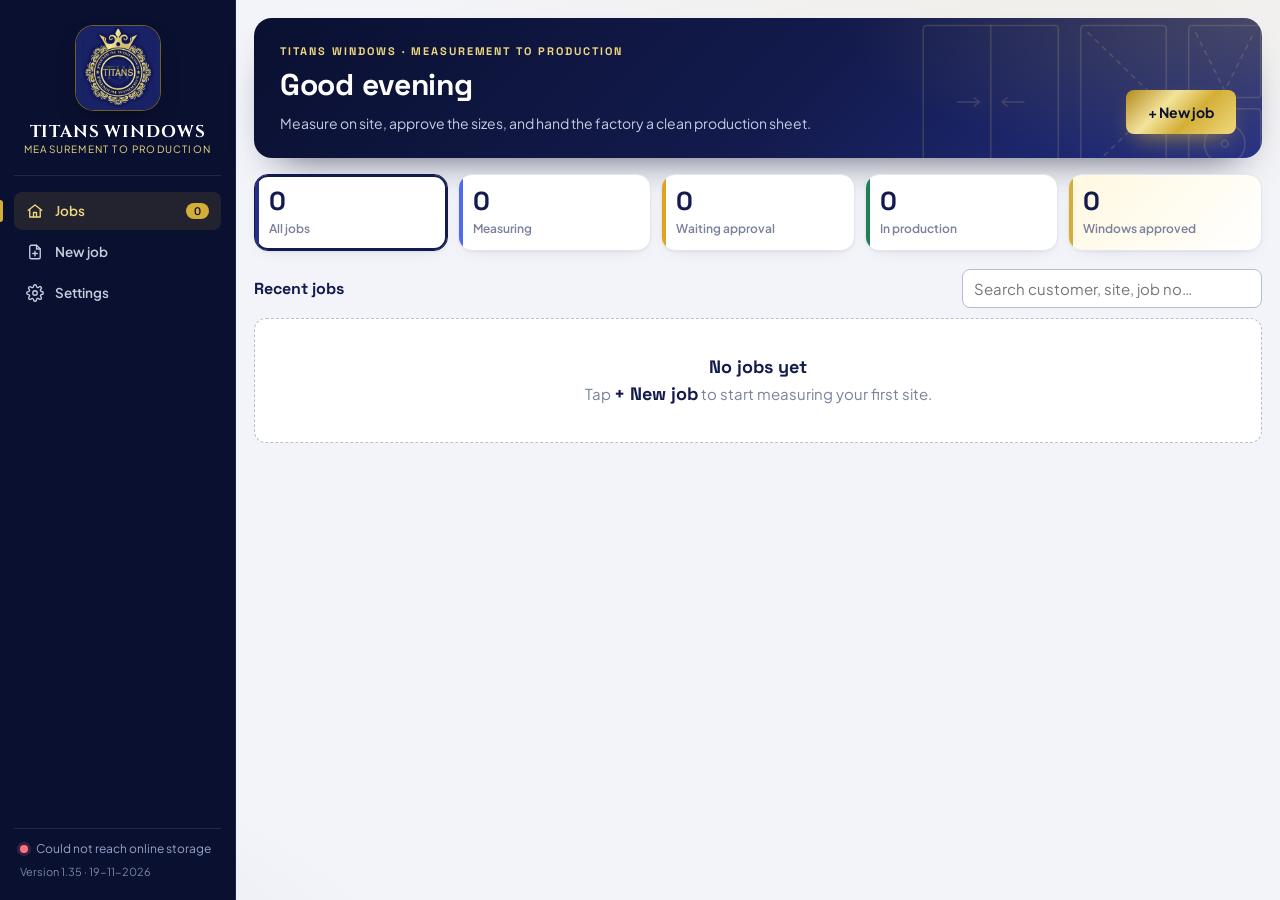
<file: index.html>
<!doctype html>
<html lang="en">
<head>
<meta charset="utf-8">
<meta name="viewport" content="width=device-width, initial-scale=1, viewport-fit=cover">
<title>Measurement to Production - TITANS WINDOWS</title>
<link rel="icon" href="assets/m2p-favicon.png">
<link rel="manifest" href="manifest.webmanifest">
<meta name="theme-color" content="#131B4E">
<meta name="apple-mobile-web-app-capable" content="yes">
<meta name="apple-mobile-web-app-status-bar-style" content="black-translucent">
<meta name="apple-mobile-web-app-title" content="M2P">
<link rel="apple-touch-icon" href="assets/m2p-apple-180.png">
<link rel="preconnect" href="https://fonts.googleapis.com">
<link rel="preconnect" href="https://fonts.gstatic.com" crossorigin>
<link href="https://fonts.googleapis.com/css2?family=Plus+Jakarta+Sans:wght@400;500;600;700;800&family=Space+Grotesk:wght@500;600;700&family=Cinzel:wght@600;700&display=swap" rel="stylesheet">
<link rel="stylesheet" href="style.css">
</head>
<body>
<div class="layout">
<!-- left sidebar on a PC (a top bar on a phone), like the quotation software -->
<nav class="nav noprint">
  <a href="#/" class="brand">
    <img src="assets/titans_logo_trim.png" alt="Titans">
    <div><b>TITANS WINDOWS</b><span>Measurement to Production</span></div>
  </a>
  <div class="navlist" id="navlist"></div>
  <div class="navfoot"><button class="installapp" id="installApp" hidden>📲 Install M2P app</button><div class="status"><i></i><span id="syncStatus">Saved on this device</span></div><div class="ver" id="ver"></div></div>
</nav>

<main id="app"></main>
</div>


<div id="toast" class="toast" hidden></div>

<!-- suggestions shown while typing glass / colour (any text can still be typed) -->
<datalist id="dl-glass"></datalist>
<datalist id="dl-colour"></datalist>

<script src="config.js"></script>
<script src="db.js"></script>
<script src="sync.js"></script>
<script src="rules.js"></script>
<script src="vendor/qrcode.js"></script>
<script src="photos.js"></script>
<script src="app.js"></script>
<script>
  if ('serviceWorker' in navigator && location.protocol !== 'file:' && !window.M2P_DEV) {
    navigator.serviceWorker.register('sw.js', { updateViaCache: 'none' }).then(function (reg) { reg.update(); }).catch(function () {});
    // a new version took over: reload once so the new screens show straight away
    var hadController = !!navigator.serviceWorker.controller, reloaded = false;
    navigator.serviceWorker.addEventListener('controllerchange', function () {
      if (hadController && !reloaded) { reloaded = true; location.reload(); }
    });
  }
</script>
</body>
</html>
</file>
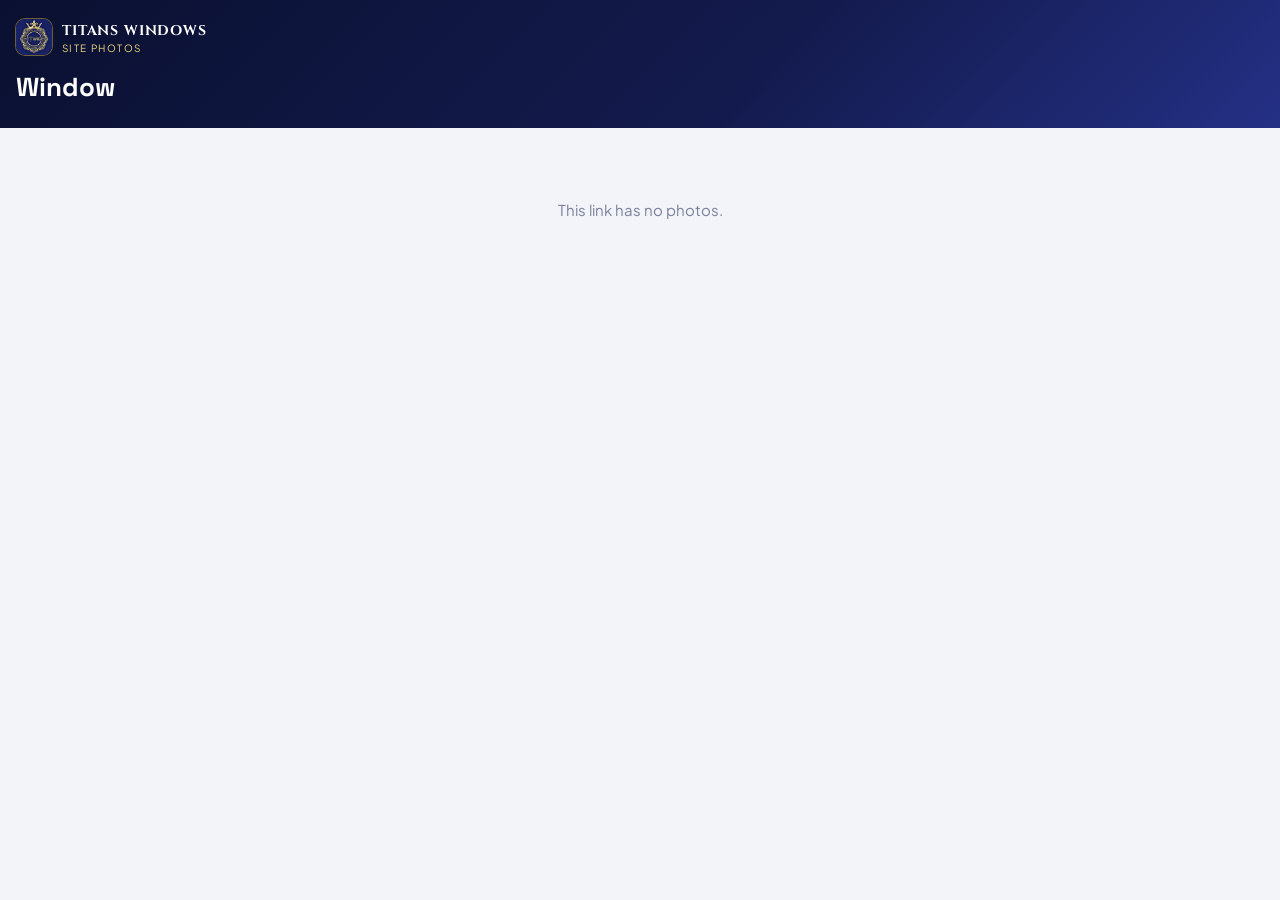
<file: photos.html>
<!doctype html>
<html lang="en">
<head>
<meta charset="utf-8">
<meta name="viewport" content="width=device-width, initial-scale=1, viewport-fit=cover">
<title>Site photos - TITANS WINDOWS</title>
<link rel="icon" href="assets/m2p-favicon.png">
<meta name="theme-color" content="#131B4E">
<meta name="robots" content="noindex">
<link rel="preconnect" href="https://fonts.googleapis.com">
<link rel="preconnect" href="https://fonts.gstatic.com" crossorigin>
<link href="https://fonts.googleapis.com/css2?family=Plus+Jakarta+Sans:wght@400;600;700&family=Space+Grotesk:wght@600;700&family=Cinzel:wght@700&display=swap" rel="stylesheet">
<style>
  :root { --navy: #131B4E; --navy-900: #0A1030; --gold: #D4AF37; --gold-300: #EFD87E; --ink: #101744; --muted: #79819C; --bg: #F3F4F9; }
  * { box-sizing: border-box; }
  body { margin: 0; font: 15px/1.5 "Plus Jakarta Sans", system-ui, sans-serif; color: var(--ink); background: var(--bg); }
  header { background: linear-gradient(135deg, #0A1030, #131B4E 60%, #243085); color: #C6CDE0; padding: 18px 16px 20px; padding-top: max(18px, env(safe-area-inset-top)); }
  .brand { display: flex; align-items: center; gap: 10px; margin-bottom: 14px; }
  .brand img { width: 36px; height: 36px; border-radius: 9px; box-shadow: 0 0 0 1px rgba(212,175,55,.5); }
  .brand b { font: 700 14px "Cinzel", "Times New Roman", serif; color: #fff; letter-spacing: .06em; }
  .brand span { display: block; font-size: 10px; color: var(--gold-300); letter-spacing: .14em; text-transform: uppercase; }
  h1 { margin: 0; font: 700 26px "Space Grotesk", sans-serif; color: #fff; }
  .meta { margin-top: 4px; font-size: 14px; }
  .meta b { color: var(--gold-300); }
  main { max-width: 1000px; margin: 0 auto; padding: 16px; }
  .grid { display: grid; grid-template-columns: repeat(auto-fill, minmax(260px, 1fr)); gap: 12px; }
  .grid a { display: block; border-radius: 12px; overflow: hidden; background: #fff; box-shadow: 0 6px 20px -12px rgba(16,23,68,.35); }
  .grid img { display: block; width: 100%; height: 240px; object-fit: cover; }
  .grid a.broken { display: grid; place-items: center; height: 240px; color: var(--muted); font-size: 13px; padding: 16px; text-align: center; }
  .empty { text-align: center; color: var(--muted); padding: 40px 16px; }
  .box { position: fixed; inset: 0; background: rgba(4,8,26,.94); display: grid; place-items: center; padding: 12px; z-index: 9; }
  .box img { max-width: 100%; max-height: 100%; border-radius: 8px; }
  .box[hidden] { display: none; }
</style>
</head>
<body>
<header>
  <div class="brand"><img src="assets/titans_logo_trim.png" alt=""><div><b>TITANS WINDOWS</b><span>Site photos</span></div></div>
  <h1 id="title">Site photos</h1>
  <div class="meta" id="meta"></div>
</header>
<main>
  <div class="grid" id="grid"></div>
</main>
<div class="box" id="box" hidden><img id="big" alt=""></div>
<script src="config.js"></script>
<script>
  (function () {
    var C = window.CONFIG;
    var q = new URLSearchParams(location.hash.slice(1));
    var key = q.get('k') || '', item = q.get('i') || '', ids = (q.get('p') || '').split(',').filter(Boolean);
    var safe = function (s) { return /^[a-z0-9]+$/i.test(s); };
    var text = function (id, t) { document.getElementById(id).textContent = t; };
    text('title', (q.get('c') || 'Window') + (q.get('l') ? ' · ' + q.get('l') : ''));
    var meta = document.getElementById('meta');
    meta.innerHTML = '';
    [['Job', q.get('n')], ['Size', q.get('s') ? q.get('s') + ' mm' : '']].forEach(function (x) {
      if (!x[1]) return;
      var s = document.createElement('span'); s.textContent = x[0] + ' '; var b = document.createElement('b'); b.textContent = x[1];
      s.appendChild(b); meta.appendChild(s); meta.appendChild(document.createTextNode('   '));
    });
    var grid = document.getElementById('grid');
    if (!safe(key) || !safe(item) || !ids.length || !ids.every(safe)) {
      grid.outerHTML = '<p class="empty">This link has no photos.</p>';
      return;
    }
    var base = String(C.supabaseUrl).replace(/\/$/, '') + '/storage/v1/object/public/' + C.photoBucket + '/';
    ids.forEach(function (id, n) {
      var a = document.createElement('a');
      var src = base + key + '/' + item + '/' + id + '.jpg';
      a.href = src;
      var img = document.createElement('img');
      img.src = src; img.alt = 'Site photo ' + (n + 1); img.loading = 'lazy';
      img.onerror = function () { a.className = 'broken'; a.textContent = 'Photo ' + (n + 1) + ' could not be loaded'; };
      a.appendChild(img);
      a.addEventListener('click', function (e) {
        if (a.className === 'broken') return;
        e.preventDefault(); document.getElementById('big').src = src; document.getElementById('box').hidden = false;
      });
      grid.appendChild(a);
    });
    document.getElementById('box').addEventListener('click', function () { this.hidden = true; });
  })();
</script>
</body>
</html>
</file>
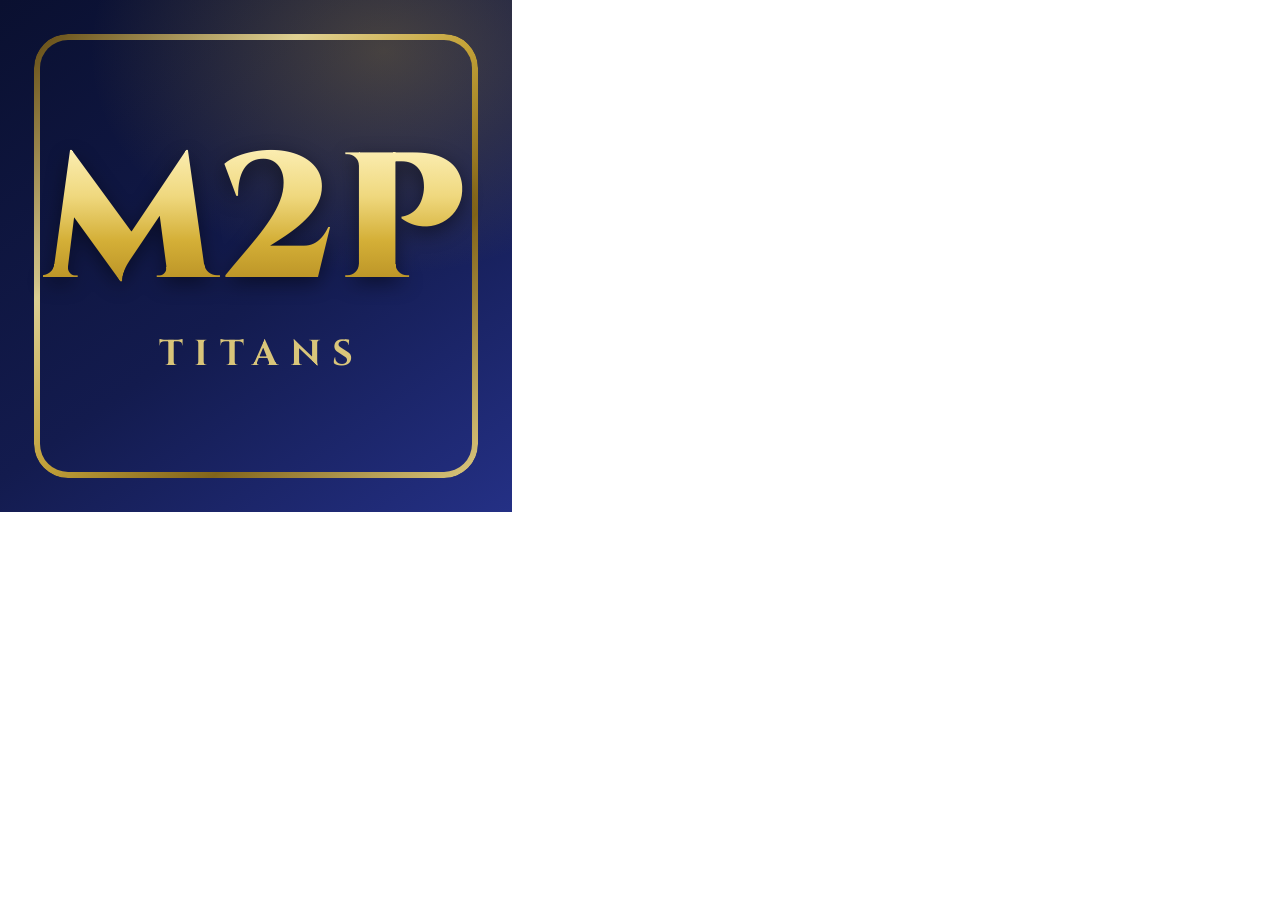
<file: assets/src/m2p-icon.html>
<!doctype html><html><head><meta charset="utf-8">
<link href="https://fonts.googleapis.com/css2?family=Cinzel:wght@700;900&display=block" rel="stylesheet">
<style>
  html, body { margin: 0; background: transparent; }
  .i { width: 512px; height: 512px; position: relative; overflow: hidden;
       background: radial-gradient(420px 320px at 75% 10%, rgba(212,175,55,.28), transparent 70%), linear-gradient(145deg, #0A1030 0%, #131B4E 55%, #243085 100%); }
  .i.round { border-radius: 112px; }
  .frame { position: absolute; inset: var(--inset); border: 6px solid transparent; border-radius: 34px;
           background: linear-gradient(135deg, #6E5210, #F3E39C 30%, #D4AF37 50%, #8E6C13 70%, #EFD87E) border-box;
           -webkit-mask: linear-gradient(#000 0 0) padding-box, linear-gradient(#000 0 0); -webkit-mask-composite: xor; mask-composite: exclude; opacity: .9; }
  .txt { position: absolute; inset: 0; display: flex; flex-direction: column; align-items: center; justify-content: center; }
  .m2p { font: 900 var(--fs) "Cinzel", serif; letter-spacing: .02em; line-height: 1;
         background: linear-gradient(180deg, #FFF4C2 0%, #EFD87E 35%, #D4AF37 60%, #A87F1A 100%); -webkit-background-clip: text; color: transparent;
         filter: drop-shadow(0 6px 10px rgba(0,0,0,.45)); }
  .sub { margin-top: var(--gap); font: 700 var(--sfs) "Cinzel", serif; letter-spacing: .32em; color: #EFD87E; opacity: .9; padding-left: .32em; }
</style></head><body>
<div class="i" id="icon"><div class="frame"></div><div class="txt"><div class="m2p">M2P</div><div class="sub">TITANS</div></div></div>
<script>
  const q = new URLSearchParams(location.search);
  const mask = q.get('mask') === '1';
  const el = document.getElementById('icon');
  // maskable icons keep everything inside the middle 80% (phones cut the corners)
  el.style.setProperty('--inset', mask ? '78px' : '34px');
  el.style.setProperty('--fs', mask ? '150px' : '178px');
  el.style.setProperty('--sfs', mask ? '30px' : '36px');
  el.style.setProperty('--gap', mask ? '14px' : '18px');
  if (q.get('round') === '1') el.classList.add('round');
</script></body></html>
</file>
<file: style.css>
/* Colours and fonts as in the Titans quotation software */
:root {
  --navy-950: #04081A; --navy-900: #0A1030; --navy-800: #131B4E; --navy-700: #192265; --navy-600: #243085;
  --blue-400: #97A3C8; --blue-300: #C6CDE0; --blue-200: #E6EAF4;
  --gold: #D4AF37; --gold-300: #EFD87E; --gold-600: #A87F1A; --gold-700: #7A5A12;
  --bg: #F3F4F9; --surface: #FFFFFF; --surface-2: #F7F8FC; --border: #E3E6F0; --border-strong: #B6BCD2;
  --ink: #101744; --ink-soft: #4A5274; --ink-muted: #79819C;
  --bad: #B4233A; --bad-bg: #FCECEF; --good: #1E7F55; --good-bg: #E7F5EE; --hl: #FFF4C7;
  --font: "Plus Jakarta Sans", system-ui, -apple-system, "Segoe UI", sans-serif;
  --display: "Space Grotesk", var(--font);
  --r-sm: 8px; --r: 12px;
  --shadow: 0 1px 2px rgba(16,23,68,.05), 0 6px 20px -12px rgba(16,23,68,.18);
}
* { box-sizing: border-box; }
body { margin: 0; font: 15px/1.5 var(--font); color: var(--ink); background: var(--bg); }
[hidden] { display: none !important; }
h1, h2, h3 { font-family: var(--display); color: var(--navy-800); margin: 0; }
h1 { font-size: 22px; } h1 small { font: 500 12px var(--font); color: var(--ink-muted); margin-left: 6px; }
h2 { font-size: 16px; margin-bottom: 12px; }
h3 { font-size: 14px; margin-bottom: 6px; } h3 small { color: var(--ink-muted); font-weight: 500; }
.sub { margin: 2px 0 0; color: var(--ink-muted); font-size: 13px; }
.muted { color: var(--ink-muted); }
.warn { color: var(--bad); font-weight: 600; }
.grow { flex: 1; }

/* ---------- left sidebar (PC) / top bar (phone), as in the quotation software ---------- */
.nav svg { width: 18px; height: 18px; fill: none; stroke: currentColor; stroke-width: 1.8; stroke-linecap: round; stroke-linejoin: round; flex: none; }
.nav { background: var(--navy-900); color: var(--blue-300); }
.brand { text-decoration: none; }
.brand b { display: block; font: 700 15px var(--display); color: #fff; letter-spacing: .04em; line-height: 1.15; }
.brand span { display: block; font-size: 10px; color: var(--gold-300); letter-spacing: .12em; text-transform: uppercase; }
.navitem {
  display: flex; align-items: center; gap: 11px; padding: 9px 12px; border-radius: var(--r-sm);
  color: var(--blue-300); text-decoration: none; font-weight: 600; font-size: 13.5px; position: relative;
}
.navitem:hover { background: rgba(198,205,224,.07); color: #fff; }
.navitem.active { background: rgba(212,175,55,.12); color: var(--gold-300); }
.navitem .badge { margin-left: auto; font: 600 11px var(--display); font-style: normal; background: rgba(198,205,224,.14); color: #fff; padding: 1px 8px; border-radius: 99px; }
.navitem.active .badge { background: var(--gold); color: var(--navy-900); }
.navitem small { display: block; font-weight: 500; font-size: 11.5px; color: var(--blue-400); margin-top: 1px; }
.navitem.stage.warn small { color: #FB9AAB; }
.navitem.stage.done small { color: #6EE7B7; }
.navsec { margin: 10px 0; padding: 12px 0 10px; border-top: 1px solid rgba(198,205,224,.12); border-bottom: 1px solid rgba(198,205,224,.12); display: flex; flex-direction: column; gap: 2px; }
.navlabel { margin: 0 12px 4px; font-size: 10.5px; letter-spacing: .14em; text-transform: uppercase; color: var(--blue-400); }
.navjob { margin: 0 12px 8px; }
.navjob b { display: block; font: 700 16px var(--display); color: #fff; }
.navjob span { font-size: 12.5px; color: var(--blue-300); }
.status { display: flex; align-items: center; gap: 8px; font-size: 12px; color: var(--blue-400); }
.status i { width: 8px; height: 8px; border-radius: 50%; background: #34D399; box-shadow: 0 0 0 3px rgba(52,211,153,.18); }

@media (min-width: 1000px) {
  .layout { display: grid; grid-template-columns: 236px minmax(0, 1fr); min-height: 100vh; }
  .nav { position: sticky; top: 0; height: 100vh; display: flex; flex-direction: column; padding: 20px 14px; border-right: 1px solid rgba(198,205,224,.1); overflow-y: auto; }
  .brand { display: flex; flex-direction: column; align-items: center; text-align: center; gap: 12px; padding: 6px 6px 18px; border-bottom: 1px solid rgba(198,205,224,.12); }
  .brand img { width: 84px; height: 84px; border-radius: 18px; box-shadow: 0 0 0 1px rgba(212,175,55,.5), 0 10px 24px -10px rgba(0,0,0,.6); }
  .brand b { font-size: 17px; }
  .navlist { display: flex; flex-direction: column; gap: 3px; margin-top: 16px; }
  .navitem.active::before { content: ""; position: absolute; left: -14px; top: 8px; bottom: 8px; width: 3px; border-radius: 0 3px 3px 0; background: var(--gold); }
  .navfoot { margin-top: auto; padding: 12px 6px 0; border-top: 1px solid rgba(198,205,224,.12); }
}
@media (max-width: 999px) {
  .nav { position: sticky; top: 0; z-index: 10; display: flex; align-items: center; gap: 10px; padding: 8px 12px; padding-top: max(8px, env(safe-area-inset-top)); }
  .brand { display: flex; align-items: center; gap: 10px; }
  .brand img { width: 36px; height: 36px; border-radius: 9px; box-shadow: 0 0 0 1px rgba(212,175,55,.5); }
  .navlist { margin-left: auto; display: flex; gap: 2px; }
  .navsec, .navnew, .navfoot, .navlist svg, .navitem .badge { display: none; }
  .navitem { padding: 7px 10px; }
}
@media (max-width: 420px) { .brand span { display: none; } }

main { max-width: 1040px; width: 100%; margin: 0 auto; padding: 18px 16px 110px; min-width: 0; }
.head { display: flex; justify-content: space-between; align-items: flex-end; gap: 12px; flex-wrap: wrap; margin-bottom: 14px; }
.actions { display: flex; gap: 8px; flex-wrap: wrap; margin-bottom: 14px; }

/* ---------- buttons & fields ---------- */
.btn {
  display: inline-flex; align-items: center; justify-content: center; gap: 6px; cursor: pointer;
  font: 600 14px var(--font); color: var(--navy-800); background: var(--surface);
  border: 1px solid var(--border-strong); border-radius: var(--r-sm); padding: 10px 16px; text-decoration: none; min-height: 44px;
}
.btn:hover { border-color: var(--navy-600); }
.btn:disabled { opacity: .45; cursor: not-allowed; }
.btn.gold { background: var(--navy-800); color: var(--gold-300); border-color: var(--navy-800); }
.btn.gold:hover { background: var(--navy-600); }
.btn.ghost { background: transparent; }
.btn.danger, .icon.danger { color: var(--bad); }
.btn.small { padding: 6px 12px; min-height: 36px; font-size: 13px; }
.btn em { font-style: normal; font: 600 12px var(--display); background: var(--blue-200); padding: 1px 7px; border-radius: 99px; }
.icon { width: 34px; height: 34px; border: 1px solid var(--border); background: var(--surface); border-radius: var(--r-sm); cursor: pointer; color: var(--ink-soft); font-size: 15px; }

input, textarea, select {
  font: 15px var(--font); color: var(--ink); background: var(--surface); width: 100%;
  border: 1px solid var(--border-strong); border-radius: var(--r-sm); padding: 9px 11px;
}
input:focus, textarea:focus, select:focus { outline: 2px solid var(--gold); outline-offset: -1px; border-color: var(--gold); }
textarea { resize: vertical; }
.f { display: flex; flex-direction: column; gap: 4px; }
.f > span { font-size: 12px; font-weight: 600; color: var(--ink-soft); }
.grid { display: grid; grid-template-columns: repeat(auto-fit, minmax(220px, 1fr)); gap: 12px; }
.grid .wide { grid-column: 1 / -1; }
.search { margin-bottom: 12px; }

.card { background: var(--surface); border: 1px solid var(--border); border-radius: var(--r); padding: 16px; box-shadow: var(--shadow); margin-bottom: 14px; }
.empty { text-align: center; color: var(--ink-muted); padding: 28px 12px; border: 1px dashed var(--border-strong); border-radius: var(--r); margin-bottom: 14px; }

.pill { display: inline-block; font: 600 11.5px var(--font); padding: 3px 10px; border-radius: 99px; background: var(--blue-200); color: var(--navy-700); white-space: nowrap; }
.pill.approved { background: var(--good-bg); color: var(--good); }
.pill.review { background: var(--hl); color: var(--gold-700); }
.pill.over { background: var(--bad-bg); color: var(--bad); }

/* ---------- jobs list ---------- */
.joblist { display: flex; flex-direction: column; gap: 8px; }
.jobrow { display: flex; justify-content: space-between; gap: 12px; align-items: center; background: var(--surface); border: 1px solid var(--border); border-radius: var(--r); padding: 12px 14px; text-decoration: none; color: inherit; }
.jobrow:hover { border-color: var(--gold); }
.jr-main b { display: block; font-size: 15px; }
.jr-main span, .jr-side small { color: var(--ink-muted); font-size: 12.5px; }
.jr-side { display: flex; flex-direction: column; align-items: flex-end; gap: 4px; text-align: right; }

/* ---------- steps ---------- */
.steps { display: flex; gap: 6px; margin-bottom: 14px; overflow-x: auto; }
.steps a, .steps span { display: flex; align-items: center; gap: 6px; white-space: nowrap; font-size: 13px; font-weight: 600; color: var(--ink-muted); text-decoration: none; padding: 6px 12px 6px 6px; border-radius: 99px; background: var(--surface); border: 1px solid var(--border); }
.steps i { font-style: normal; width: 22px; height: 22px; display: grid; place-items: center; border-radius: 50%; background: var(--blue-200); font-size: 12px; }
.steps .on { color: var(--navy-800); border-color: var(--gold); }
.steps .on i { background: var(--navy-800); color: var(--gold-300); }
.steps span { opacity: .55; }

/* ---------- measurement lines: one line per window ---------- */
.rowhead, .row { display: grid; grid-template-columns: 62px minmax(0, 1fr) minmax(0, 1fr) minmax(0, 1fr); gap: 10px; }
.rowhead { padding: 0 11px 4px; font-size: 11.5px; font-weight: 700; color: var(--ink-soft); text-transform: uppercase; letter-spacing: .04em; }
.rowhead span:nth-child(2), .rowhead span:nth-child(3) { padding-left: 18px; }
.rowhead small { font-weight: 600; color: var(--ink-muted); letter-spacing: .04em; text-transform: none; }
.items { display: flex; flex-direction: column; gap: 8px; margin-bottom: 12px; }
.item { background: var(--surface); border: 1px solid var(--border); border-left: 4px solid var(--navy-600); border-radius: var(--r-sm); padding: 8px 10px 6px; }
.item.vent { border-left-color: var(--gold); }
.item.open { box-shadow: var(--shadow); }
.row input { padding: 7px 4px; text-align: center; font: 600 16px var(--display); min-width: 0; }
.codecol { display: flex; flex-direction: column; gap: 6px; }
.codecol .more { width: 100%; height: 32px; }
/* the 3 widths one under another (L, C, R), and the 3 heights (T, M, B) */
.trio { display: flex; flex-direction: column; gap: 4px; padding: 4px; border-radius: 9px; background: var(--surface-2); }
.mv { display: grid; grid-template-columns: 14px minmax(0, 1fr); align-items: center; gap: 4px; }
.mv i { font-style: normal; font: 700 11px var(--display); color: var(--ink-muted); text-align: center; }
.trio.over .mv i { color: #fff; }
.row input.code { font-weight: 700; text-transform: uppercase; color: var(--navy-800); background: var(--blue-200); border-color: transparent; }
.row input.code.bad { border-color: var(--bad); background: var(--bad-bg); }
.trio input.least { background: var(--hl); border-color: var(--gold); }
.trio.over { background: var(--bad); }
.trio.over input { border-color: var(--bad); }
.design {
  min-height: 40px; padding: 8px; border-radius: var(--r-sm); border: 1px solid var(--navy-800); background: var(--navy-800); color: var(--gold-300);
  font: 700 15px var(--display); letter-spacing: .03em; cursor: pointer; overflow-wrap: anywhere; line-height: 1.3;
}
.design.empty { background: var(--surface); color: var(--ink-muted); border: 1px dashed var(--border-strong); font-weight: 600; }
.rowsub { display: flex; align-items: center; gap: 10px; min-height: 18px; margin-top: 4px; font-size: 12px; flex-wrap: wrap; }
.rowsub .least b { font: 700 13px var(--display); }
.rowsub small { margin-left: 3px; color: var(--ink-muted); }
.rowsub .ok { color: var(--good); } .rowsub .over { color: var(--bad); }
.rowsub [data-pill] { margin-left: auto; }
.details { margin-top: 8px; padding-top: 10px; border-top: 1px dashed var(--border); }
.details select { width: auto; }
.dactions { display: flex; align-items: center; gap: 8px; margin-top: 10px; flex-wrap: wrap; }
@media (max-width: 560px) {
  .rowhead, .row { grid-template-columns: 48px minmax(0, 1fr) minmax(0, 1fr) minmax(0, .9fr); gap: 6px; }
  .rowhead { padding: 0 9px 4px; font-size: 10.5px; }
  .rowhead span:nth-child(2), .rowhead span:nth-child(3) { padding-left: 14px; }
  .item { padding: 8px; }
  .row input { font-size: 15px; padding: 7px 2px; }
  .row input.code { font-size: 13px; }
  .trio { padding: 3px; gap: 3px; }
  .mv { grid-template-columns: 11px minmax(0, 1fr); gap: 2px; }
  .design { font-size: 13px; padding: 6px 4px; }
}

/* ---------- design key pad ---------- */
.kp-back { position: fixed; inset: 0; z-index: 50; background: rgba(4,8,26,.45); display: flex; align-items: flex-end; justify-content: center; }
.keypad { width: 100%; max-width: 560px; max-height: 92vh; overflow: auto; background: var(--surface); border-radius: 16px 16px 0 0; padding: 14px 14px max(14px, env(safe-area-inset-bottom)); box-shadow: 0 -10px 30px -10px rgba(0,0,0,.4); }
.kp-top { display: flex; align-items: center; gap: 10px; margin-bottom: 12px; }
.kp-top b { white-space: nowrap; font: 700 15px var(--display); color: var(--navy-800); }
.kp-top input { font: 700 17px var(--display); letter-spacing: .04em; }
.kp-keys { display: grid; grid-template-columns: repeat(4, 1fr); gap: 8px; }
.kp-keys button { display: flex; flex-direction: column; align-items: center; gap: 1px; padding: 10px 4px; border-radius: var(--r-sm); border: 1px solid var(--border-strong); background: var(--surface-2); cursor: pointer; color: var(--navy-800); }
.kp-keys button:active { background: var(--navy-800); color: var(--gold-300); }
.kp-keys b { font: 700 17px var(--display); }
.kp-keys small { font-size: 10.5px; color: var(--ink-muted); white-space: nowrap; overflow: hidden; text-overflow: ellipsis; max-width: 100%; }
.kp-bar { display: flex; justify-content: space-between; align-items: center; gap: 8px; margin: -4px 0 8px; font-size: 12.5px; }
.kp-keys button.editing { border-style: dashed; border-color: var(--gold-600); }
.kp-keys button.sel { background: var(--hl); border: 2px solid var(--gold); }
.kp-keys button.add { border-style: dashed; background: var(--surface); }
.kp-keys button.add b { color: var(--gold-600); }
.kp-form { display: grid; grid-template-columns: 110px 1fr; gap: 8px; margin-top: 12px; padding: 12px; border-radius: var(--r-sm); background: var(--surface-2); border: 1px solid var(--border); }
.kp-form input[data-kf-k] { text-transform: uppercase; font: 700 16px var(--display); }
.kp-form-act { grid-column: 1 / -1; display: flex; gap: 8px; }
.keylist { display: flex; flex-direction: column; gap: 6px; margin: 4px 0 8px; max-width: 520px; }
.keyrow { display: grid; grid-template-columns: 100px 1fr 34px; gap: 6px; align-items: center; }
.keyrow [data-key-k] { text-transform: uppercase; font: 700 15px var(--display); }
.kp-act { display: grid; grid-template-columns: 1fr 1fr 1.4fr; gap: 8px; margin-top: 12px; }

.addbar { display: flex; gap: 8px; flex-wrap: wrap; margin-bottom: 14px; }
.addbar .btn { flex: 1; border-style: dashed; }

.footbar {
  position: fixed; left: 0; right: 0; bottom: 0; z-index: 9; display: flex; justify-content: flex-end; align-items: center; gap: 10px;
  padding: 10px 16px; padding-bottom: max(10px, env(safe-area-inset-bottom));
  background: rgba(255,255,255,.96); border-top: 1px solid var(--border); box-shadow: 0 -6px 20px -12px rgba(16,23,68,.2);
}
.footbar .muted { margin-right: auto; font-size: 13px; }

/* ---------- review ---------- */
.summary { display: grid; grid-template-columns: repeat(4, 1fr); gap: 8px; margin-bottom: 14px; }
.summary div { background: var(--surface); border: 1px solid var(--border); border-radius: var(--r); padding: 10px; text-align: center; }
.summary b { display: block; font: 700 22px var(--display); }
.summary span { font-size: 12px; color: var(--ink-muted); }
.summary .over b { color: var(--bad); } .summary .ok b { color: var(--good); }
.rv { border-left: 4px solid var(--border-strong); }
.rv.flagged { border-left-color: var(--bad); background: linear-gradient(90deg, var(--bad-bg), var(--surface) 40%); }
.rv.approved { border-left-color: var(--good); }
.rv-head { display: flex; align-items: center; gap: 10px; margin-bottom: 10px; flex-wrap: wrap; }
.rv-code { font: 700 18px var(--display); color: var(--navy-800); }
.rv-qty { font: 700 13px var(--display); background: var(--navy-800); color: var(--gold-300); padding: 2px 9px; border-radius: 99px; }
.rv-body { display: flex; gap: 16px; flex-wrap: wrap; align-items: flex-start; }
.mt { border-collapse: collapse; font-size: 14px; flex: 1 1 320px; }
.mt th, .mt td { border: 1px solid var(--border); padding: 6px 8px; text-align: center; }
.mt th { background: var(--surface-2); font-size: 12px; color: var(--ink-soft); }
.mt th small { display: block; font-weight: 500; color: var(--ink-muted); }
.mt td { font: 600 15px var(--display); }
.mt td.least { background: var(--hl); color: var(--gold-700); }
.mt td.most { color: var(--ink-muted); }
.mt td.miss { color: var(--bad); background: var(--bad-bg); }
.mt td.over { background: var(--bad); color: #fff; }
.mt td.ok { color: var(--good); }
.final { display: flex; flex-direction: column; gap: 6px; flex: 0 1 240px; }
.final > span { font-size: 12px; font-weight: 600; color: var(--ink-soft); }
.final-in { display: flex; align-items: center; gap: 6px; }
.final-in input { font: 700 18px var(--display); text-align: center; background: var(--hl); border-color: var(--gold); }
.final-in input:disabled { background: var(--good-bg); border-color: var(--good); color: var(--good); }
.rv-note { margin: 10px 0 0; font-size: 13px; color: var(--ink-soft); }

/* ---------- production sheet ---------- */
.sheet { background: #fff; border: 1px solid var(--border); border-radius: var(--r); padding: 18px; box-shadow: var(--shadow); overflow-x: auto; }
.sh-head { display: flex; justify-content: space-between; gap: 16px; flex-wrap: wrap; border-bottom: 3px solid var(--navy-800); padding-bottom: 12px; margin-bottom: 12px; }
.sh-co { display: flex; align-items: center; gap: 10px; }
.sh-co img { width: 54px; height: 54px; }
.sh-co b { display: block; font: 700 20px var(--display); color: var(--navy-800); letter-spacing: .04em; }
.sh-co span { font: 700 13px var(--display); color: var(--gold-600); letter-spacing: .18em; }
.sh-info { border-collapse: collapse; font-size: 13px; }
.sh-info th { text-align: left; color: var(--ink-muted); font-weight: 600; padding: 2px 8px 2px 0; white-space: nowrap; }
.sh-info td { padding: 2px 16px 2px 0; font-weight: 600; }
.sh-table { width: 100%; border-collapse: collapse; font-size: 13px; min-width: 720px; }
.sh-table th { background: var(--navy-800); color: #fff; padding: 7px 8px; text-align: left; font-size: 12px; }
.sh-table td { border-bottom: 1px solid var(--border); padding: 7px 8px; vertical-align: top; }
.sh-table .num { text-align: right; font-family: var(--display); font-size: 15px; }
.sh-table tbody tr:nth-child(even) td { background: var(--surface-2); }
.sh-table img { width: 70px; height: 52px; object-fit: cover; border-radius: 4px; }
.sh-foot { display: flex; justify-content: space-between; gap: 10px; flex-wrap: wrap; margin-top: 12px; font-size: 13px; }
.sh-sign { display: grid; grid-template-columns: repeat(3, 1fr); gap: 24px; margin-top: 48px; }
.sh-sign div { border-top: 1px solid var(--ink-soft); padding-top: 4px; text-align: center; font-size: 12px; color: var(--ink-soft); }

.toast { position: fixed; left: 50%; bottom: 96px; transform: translateX(-50%); z-index: 30; background: var(--navy-900); color: #fff; padding: 10px 18px; border-radius: 99px; font-size: 14px; box-shadow: var(--shadow); }
.lightbox { position: fixed; inset: 0; z-index: 40; background: rgba(4,8,26,.9); display: grid; place-items: center; padding: 16px; cursor: zoom-out; }
.lightbox img { max-width: 100%; max-height: 100%; border-radius: var(--r-sm); }


/* ---------- side by side: measurements left, review / production sheet right ---------- */
/* one step at a time: measurement, then approval, then the production sheet */
body[data-view="work"] main { max-width: 1100px; }
.workspace { display: block; }
.workspace[data-pane="job"] .previewcol { display: none; }
.workspace:not([data-pane="job"]) .formcol { display: none; }
.formcol { max-width: 860px; margin: 0 auto; }
.formcol { min-width: 0; }
.previewcol {
  position: sticky; top: 16px; max-height: calc(100vh - 110px); overflow: auto; min-width: 0;
  background: #E9EBF3; border: 1px solid var(--border); border-radius: var(--r); padding: 0 14px 14px;
}
.previewhead {
  position: sticky; top: 0; z-index: 3; display: flex; justify-content: space-between; align-items: center; gap: 10px; flex-wrap: wrap;
  margin: 0 -14px 12px; padding: 10px 14px; background: #E9EBF3; border-bottom: 1px solid var(--border);
}
.ptabs { display: flex; gap: 4px; background: var(--surface); padding: 3px; border-radius: 99px; border: 1px solid var(--border); }
.ptabs button { border: 0; background: none; font: 600 13px var(--font); color: var(--ink-soft); padding: 7px 14px; border-radius: 99px; cursor: pointer; }
.ptabs button.on { background: var(--navy-800); color: var(--gold-300); }
.rv-intro { margin: 0 0 10px; }
.sheetbar { display: flex; justify-content: space-between; align-items: center; gap: 10px; flex-wrap: wrap; margin-bottom: 10px; }
.sheetbar .sub { margin: 0; }
.previewcol .card { margin-bottom: 10px; }
@media (min-width: 1000px) {
  .steps { display: none; }
  .footbar { left: 236px; padding-left: 28px; padding-right: 28px; }
}
/* the approval / production sheet step is a page of its own */
.previewcol { position: static !important; max-height: none !important; overflow: visible !important; background: none !important; border: 0 !important; padding: 0 !important; }
.previewhead { position: static; margin: 0 0 14px; padding: 0; background: none; border: 0; }
.previewhead h2 { font-size: 22px; }

@media (max-width: 640px) {
  .summary { grid-template-columns: repeat(2, 1fr); }
  .footbar .btn { flex: 1; }
  .footbar .muted { display: none; }
}

@media print {
  @page { size: A4 landscape; margin: 10mm; }
  body { background: #fff; font-size: 12px; }
  .noprint, .nav, .footbar, .toast, .steps { display: none !important; }
  .layout { display: block; }
  .workspace { display: block; }
  .previewcol { position: static; max-height: none; overflow: visible; background: none; border: 0; padding: 0; display: block !important; }
  main { max-width: none; padding: 0; }
  .sheet { border: 0; box-shadow: none; padding: 0; overflow: visible; }
  .sh-table { min-width: 0; }
  .sh-table th { -webkit-print-color-adjust: exact; print-color-adjust: exact; }
  .sh-table tr { break-inside: avoid; }
}

/* details under a line: two columns even on a phone */
.details .grid { grid-template-columns: repeat(2, minmax(0, 1fr)); gap: 8px; }
@media (min-width: 1000px) { .details .grid { grid-template-columns: repeat(4, minmax(0, 1fr)); } }
@media (max-width: 640px) { .formcol > .card .grid { grid-template-columns: repeat(2, minmax(0, 1fr)); gap: 8px; } }


/* production sheet: 4 empty boxes per window for the cutting sizes, written by hand */
.sh-table .cutth { text-align: center; }
.sh-table .cutth small { display: block; font-weight: 500; opacity: .75; font-size: 10.5px; }
.sh-table td.cut { padding: 5px 6px; }
.cutboxes { display: grid; grid-template-columns: repeat(4, minmax(48px, 1fr)); gap: 5px; }
.cutboxes span { display: block; height: 30px; border: 1.5px solid var(--ink-soft); border-radius: 3px; background: #fff; }
.sh-table tbody tr:nth-child(even) .cutboxes span { background: #fff; }
@media print { .cutboxes span { height: 34px; border-color: #000; } .cutboxes { grid-template-columns: repeat(4, 1fr); } .sh-table td.cut { width: 34%; } }


/* ---------- tidier job screen ---------- */
.jobhead { display: flex; align-items: center; gap: 10px; margin-bottom: 10px; }
.jobhead h1 { font-size: 22px; }
.saved { font-size: 12px; font-weight: 600; color: var(--good); background: var(--good-bg); padding: 2px 9px; border-radius: 99px; }
.linkbtn { border: 0; background: none; font: 600 13px var(--font); color: var(--ink-muted); cursor: pointer; padding: 6px 4px; }
.linkbtn.danger:hover { color: var(--bad); }
.site { background: var(--surface); border: 1px solid var(--border); border-radius: var(--r); margin-bottom: 16px; }
.site-sum { width: 100%; display: flex; align-items: center; gap: 10px; text-align: left; border: 0; background: none; padding: 11px 14px; cursor: pointer; font: inherit; color: inherit; }
.site-sum span { flex: 1; min-width: 0; }
.site-sum b { display: block; font-size: 15px; color: var(--navy-800); }
.site-sum small { display: block; color: var(--ink-muted); font-size: 12.5px; white-space: nowrap; overflow: hidden; text-overflow: ellipsis; }
.site-sum i { font-style: normal; font-size: 12.5px; font-weight: 700; color: var(--gold-700); background: var(--hl); padding: 4px 12px; border-radius: 99px; }
.site.open .site-sum { border-bottom: 1px solid var(--border); }
.site-form { display: grid; grid-template-columns: repeat(3, minmax(0, 1fr)); gap: 8px 10px; padding: 10px 14px 14px; }
.site-form input { padding: 7px 10px; font-size: 14px; }
.site-form .f > span { font-size: 11.5px; }
@media (max-width: 560px) { .site-form { grid-template-columns: repeat(2, minmax(0, 1fr)); } }
.previewhead h2 { margin: 0; font-size: 16px; }
.previewhead small { font-size: 11.5px; }

@media (min-width: 1000px) { .toast { bottom: 24px; left: calc(50% + 118px); } }

/* location, colour and glass: always visible under the measurements */
.specs { display: grid; grid-template-columns: minmax(0, 1fr) minmax(0, 1fr) minmax(0, 1.3fr); gap: 6px; margin-top: 8px; }
.sf { display: flex; flex-direction: column; gap: 2px; min-width: 0; }
.sf span { font-size: 10.5px; font-weight: 700; color: var(--ink-muted); text-transform: uppercase; letter-spacing: .04em; }
.sf input, .sf select { padding: 6px 8px; font-size: 13.5px; min-width: 0; }
.sf select { padding-right: 4px; }
@media (max-width: 560px) { .specs { gap: 4px; } .sf input, .sf select { font-size: 13px; padding: 6px 5px; } }
@media (max-width: 560px) { .addbar .btn { white-space: nowrap; padding: 10px 8px; font-size: 13.5px; } }

/* =====================================================================
   Look & feel: navy and gold, drawings, motion
   ===================================================================== */
body { background:
  radial-gradient(1200px 500px at 85% -10%, rgba(212,175,55,.10), transparent 60%),
  radial-gradient(900px 400px at -10% 110%, rgba(36,48,133,.08), transparent 60%),
  var(--bg); background-attachment: fixed; }
.btn { transition: transform .12s ease, box-shadow .2s ease, background .2s ease, border-color .2s ease; }
.btn:active { transform: translateY(1px) scale(.99); }
.btn.gold { background: var(--grad-navy, linear-gradient(135deg, #131B4E 0%, #243085 100%)); box-shadow: 0 6px 16px -8px rgba(19,27,78,.6); }
.btn.gold:hover { box-shadow: 0 10px 22px -10px rgba(19,27,78,.75); }
input:focus, textarea:focus, select:focus { box-shadow: 0 0 0 4px rgba(212,175,55,.18); }

/* ----- home ----- */
.hero {
  position: relative; overflow: hidden; display: flex; align-items: flex-end; justify-content: space-between; gap: 16px; flex-wrap: wrap;
  padding: 26px 26px 24px; border-radius: 18px; margin-bottom: 16px; color: var(--blue-300);
  background: radial-gradient(600px 220px at 100% 0%, rgba(212,175,55,.22), transparent 70%), linear-gradient(135deg, #0A1030 0%, #131B4E 55%, #243085 100%);
  box-shadow: 0 20px 40px -24px rgba(10,16,48,.8);
}
.heroart { position: absolute; right: -10px; top: -6px; width: 360px; color: rgba(239,216,126,.16); pointer-events: none; }
.hero-text { position: relative; max-width: 560px; }
.eyebrow { margin: 0 0 4px; font: 700 11px var(--display); letter-spacing: .18em; text-transform: uppercase; color: var(--gold-300); }
.hero h1 { color: #fff; font-size: 30px; letter-spacing: -.01em; }
.hero p:last-child { margin: 6px 0 0; font-size: 14px; }
.btn.shine {
  position: relative; overflow: hidden; border: 0; color: var(--navy-900); font-weight: 700; padding: 12px 22px;
  background: linear-gradient(135deg, #B48A1D 0%, #F3E39C 35%, #D4AF37 60%, #EFD87E 100%); box-shadow: 0 10px 24px -10px rgba(212,175,55,.8);
}
.btn.shine::after { content: ""; position: absolute; inset: 0; transform: translateX(-120%); background: linear-gradient(100deg, transparent 30%, rgba(255,255,255,.55) 50%, transparent 70%); animation: shine 3.2s ease-in-out infinite; }
@keyframes shine { 0%, 60% { transform: translateX(-120%); } 100% { transform: translateX(120%); } }

.stats { display: grid; grid-template-columns: repeat(5, minmax(0, 1fr)); gap: 10px; margin-bottom: 18px; }
.stat {
  text-align: left; font: inherit; color: inherit; cursor: pointer; background: var(--surface); border: 1px solid var(--border);
  border-radius: 14px; padding: 12px 14px; box-shadow: var(--shadow); position: relative; overflow: hidden; transition: transform .15s ease, border-color .2s;
}
div.stat { cursor: default; }
.stat::before { content: ""; position: absolute; left: 0; top: 0; bottom: 0; width: 4px; background: var(--navy-600); }
.stat.blue::before { background: #4F6BED; } .stat.amber::before { background: #E0A320; } .stat.green::before { background: var(--good); }
.stat.gold { background: linear-gradient(135deg, #FFF8E0, #FFFFFF); } .stat.gold::before { background: var(--gold); }
button.stat:hover { transform: translateY(-2px); border-color: var(--border-strong); }
.stat.on { border-color: var(--navy-800); box-shadow: 0 0 0 2px var(--navy-800) inset, var(--shadow); }
.stat b { display: block; font: 700 26px var(--display); color: var(--navy-800); line-height: 1.1; }
.stat span { font-size: 12px; color: var(--ink-muted); font-weight: 600; }
.listhead { display: flex; align-items: center; justify-content: space-between; gap: 12px; margin-bottom: 10px; flex-wrap: wrap; }
.listhead h2 { margin: 0; }
.listhead .search { margin: 0; max-width: 300px; }
.jobgrid { display: grid; grid-template-columns: repeat(auto-fill, minmax(270px, 1fr)); gap: 12px; }
.jobcard {
  display: flex; flex-direction: column; gap: 6px; padding: 14px; border-radius: 14px; background: var(--surface); border: 1px solid var(--border);
  text-decoration: none; color: inherit; box-shadow: var(--shadow); transition: transform .18s ease, box-shadow .2s, border-color .2s;
  animation: rise .35s ease both;
}
.jobcard:hover { transform: translateY(-3px); border-color: var(--gold); box-shadow: 0 16px 30px -18px rgba(16,23,68,.45); }
.jc-top { display: flex; justify-content: space-between; align-items: center; gap: 8px; }
.jobno { font: 700 12px var(--display); color: var(--gold-700); background: var(--hl); padding: 2px 9px; border-radius: 99px; letter-spacing: .04em; }
.jc-name { font: 700 17px var(--display); color: var(--navy-800); }
.jc-meta { font-size: 12.5px; color: var(--ink-muted); margin-top: -4px; }
.bar { height: 6px; border-radius: 99px; background: var(--blue-200); overflow: hidden; }
.bar i { display: block; height: 100%; border-radius: 99px; background: linear-gradient(90deg, #1E7F55, #34D399); transition: width .5s ease; }
.jc-foot { display: flex; justify-content: space-between; font-size: 12px; color: var(--ink-muted); }
.jc-foot b { color: var(--navy-800); }
.empty.big { grid-column: 1 / -1; display: flex; flex-direction: column; align-items: center; gap: 4px; padding: 36px 16px; background: var(--surface); }
.empty.big b { font: 700 18px var(--display); color: var(--navy-800); }
@keyframes rise { from { opacity: 0; transform: translateY(8px); } to { opacity: 1; transform: none; } }
@media (max-width: 760px) {
  .stats { grid-template-columns: repeat(2, minmax(0, 1fr)); }
  .stats .stat.gold { grid-column: 1 / -1; }
  .hero { padding: 20px 18px; } .hero h1 { font-size: 24px; } .heroart { width: 240px; opacity: .7; }
  .listhead .search { max-width: none; }
}

/* ----- measurement blocks ----- */
.item { transition: box-shadow .2s, border-color .2s; }
.item:focus-within { box-shadow: 0 0 0 3px rgba(212,175,55,.25), var(--shadow); }
.item.fresh { animation: rise .35s ease both; }
.trio { position: relative; transition: background .2s; }
.trio.ok { background: var(--good-bg); }
.trio.ok::after {
  content: "✓"; position: absolute; top: -7px; right: -7px; width: 18px; height: 18px; border-radius: 50%;
  background: var(--good); color: #fff; font: 700 11px/18px var(--font); text-align: center; box-shadow: 0 2px 6px rgba(30,127,85,.4);
  animation: pop .3s ease both;
}
.trio.over { animation: shake .35s ease; }
@keyframes shake { 20% { transform: translateX(-3px); } 40% { transform: translateX(3px); } 60% { transform: translateX(-2px); } 80% { transform: translateX(2px); } }
@keyframes pop { from { transform: scale(.3); opacity: 0; } 70% { transform: scale(1.15); } to { transform: scale(1); opacity: 1; } }

.design {
  display: flex; flex-direction: column; align-items: center; justify-content: center; gap: 6px;
  background: linear-gradient(160deg, #FFFFFF, #F1F4FB); color: var(--navy-800); border: 1px solid var(--border-strong);
  box-shadow: inset 0 -2px 0 rgba(16,23,68,.06); transition: border-color .2s, transform .12s;
}
.design:hover { border-color: var(--gold); }
.design .dcode { font: 700 12.5px var(--display); letter-spacing: .04em; color: var(--navy-800); background: var(--hl); padding: 1px 8px; border-radius: 99px; }
.design.empty { background: repeating-linear-gradient(135deg, #FAFBFE 0 8px, #F3F5FB 8px 16px); }
.dplus { width: 30px; height: 30px; border-radius: 50%; background: var(--navy-800); color: var(--gold-300); font: 700 20px/30px var(--display); text-align: center; }

/* key pad drawing */
.kp-top { align-items: stretch; }
.kp-title { flex: 1; display: flex; flex-direction: column; gap: 6px; justify-content: center; min-width: 0; }
.keypad { animation: slideup .22s ease both; }
@keyframes slideup { from { transform: translateY(30px); opacity: .4; } to { transform: none; opacity: 1; } }

/* review & sheet drawings */
.rv.justok, .item.justok { animation: okflash .7s ease; }
@keyframes okflash { 0% { box-shadow: 0 0 0 0 rgba(52,211,153,.6); } 100% { box-shadow: 0 0 0 14px rgba(52,211,153,0); } }
.rv.justok .pill.approved { animation: pop .35s ease both; }
.sh-design { white-space: nowrap; }
.sh-design span { vertical-align: middle; white-space: normal; }

/* sidebar progress ring */
.navjob { display: flex; align-items: center; gap: 10px; }
.nav .ring { width: 46px; height: 46px; flex: none; transform: rotate(-90deg); stroke: none; }
.nav .ring circle { fill: none; stroke-width: 4.5; }
.ring-bg { stroke: rgba(198,205,224,.16); }
.ring-fg { stroke: var(--gold); stroke-linecap: round; transition: stroke-dashoffset .6s ease; }
.ring text { transform: rotate(90deg); transform-origin: 22px 22px; fill: #fff; font: 700 10px var(--display); }

/* the gold burst when a whole job is approved */
.burst { position: fixed; left: 50%; top: 45%; z-index: 60; pointer-events: none; }
.burst i { position: absolute; width: 8px; height: 12px; border-radius: 2px; animation: burst 1.3s cubic-bezier(.15,.7,.3,1) forwards; }
@keyframes burst { from { transform: translate(0, 0) rotate(0); opacity: 1; } to { transform: translate(var(--x), calc(var(--y) + 120px)) rotate(var(--r)); opacity: 0; } }
@media (prefers-reduced-motion: reduce) { *, *::before, *::after { animation: none !important; transition: none !important; } }

/* editable choice lists in Settings */
.chips { display: flex; flex-wrap: wrap; gap: 6px; padding: 8px; border: 1px solid var(--border); border-radius: var(--r-sm); background: var(--surface-2); }
.chip { display: inline-flex; align-items: center; background: var(--surface); border: 1px solid var(--border-strong); border-radius: 99px; padding: 0 2px 0 10px; }
.chip input { border: 0; background: none; padding: 5px 2px; width: auto; font-size: 13.5px; font-weight: 600; color: var(--navy-800); box-shadow: none !important; outline: none; }
.chip:focus-within { border-color: var(--gold); box-shadow: 0 0 0 3px rgba(212,175,55,.2); }
.chipx { border: 0; background: none; color: var(--ink-muted); cursor: pointer; width: 24px; height: 24px; border-radius: 50%; font-size: 11px; }
.chipx:hover { background: var(--bad-bg); color: var(--bad); }
.chipadd { display: inline-flex; gap: 4px; align-items: center; }
.chipadd input { width: 140px; padding: 6px 10px; font-size: 13.5px; border-radius: 99px; }
.item.missing { border-color: var(--bad); box-shadow: 0 0 0 3px rgba(180,35,58,.15); }
.footnote { font-size: 13px; font-weight: 600; color: var(--ink-soft); margin-right: auto; }
.navitem.stage.locked { opacity: .45; cursor: not-allowed; }
.navitem.stage.locked:hover { background: none; color: var(--blue-300); }
.steps span { cursor: not-allowed; }

.ver { margin-top: 6px; font-size: 11px; color: var(--blue-400); opacity: .8; }

/* measurement step: design shown as codes only */
.design .dcode { background: none; padding: 0; font: 700 17px/1.3 var(--display); letter-spacing: .05em; color: var(--navy-800); text-align: center; overflow-wrap: anywhere; }
@media (max-width: 560px) { .design .dcode { font-size: 14px; } }

/* location, colour, glass, section */
.specs { grid-template-columns: minmax(0, 1fr) minmax(0, 1fr) minmax(0, 1.3fr) minmax(0, .9fr); }
@media (max-width: 560px) { .specs { grid-template-columns: repeat(2, minmax(0, 1fr)); } }

/* approval: the quotation software's drawing, with its sizes */
.jc-codes { display: flex; flex-wrap: wrap; gap: 4px; padding: 6px 0 2px; min-height: 30px; }
.jc-codes span { font: 600 11.5px var(--display); background: var(--surface-2); border: 1px solid var(--border); border-radius: 99px; padding: 1px 8px; color: var(--navy-800); }
.jc-codes span.muted { background: none; border: 0; color: var(--ink-muted); }
.sh-design b { font: 700 13px var(--display); letter-spacing: .03em; }

/* cutting-size boxes: big enough to write in by hand */
.cutboxes { grid-template-columns: repeat(4, minmax(72px, 1fr)); gap: 6px; }
.cutboxes span { height: 46px; border-width: 1.6px; border-radius: 4px; }
.sh-table td.cut { padding: 6px 6px; min-width: 330px; }
@media print {
  .sh-table td.cut { width: 40%; min-width: 0; }
  .cutboxes { grid-template-columns: repeat(4, 1fr); gap: 2.5mm; }
  .cutboxes span { height: 13mm; border: 0.4mm solid #000; }
  .sh-table td { vertical-align: middle; }
}

/* ---------- site photos (measurement) ---------- */
.sitephotos { margin-top: 10px; }
.sp-label { display: block; font-size: 12px; font-weight: 700; color: var(--ink-soft); margin-bottom: 6px; }
.sp-label small { font-weight: 500; color: var(--ink-muted); }
.ph-list { display: flex; flex-wrap: wrap; gap: 8px; }
.ph { position: relative; width: 74px; height: 74px; border-radius: 10px; overflow: hidden; border: 2px solid var(--border); background: var(--surface-2); }
.ph img { width: 100%; height: 100%; object-fit: cover; display: block; }
.ph i { position: absolute; left: 4px; bottom: 4px; width: 20px; height: 20px; border-radius: 50%; font: 700 11px/20px var(--font); font-style: normal; text-align: center; color: #fff; background: var(--ink-muted); }
.ph.done { border-color: var(--good); } .ph.done i { background: var(--good); }
.ph.waiting i { background: #E0A320; } .ph.failed { border-color: var(--bad); } .ph.failed i { background: var(--bad); }
.ph-x { position: absolute; right: 3px; top: 3px; width: 22px; height: 22px; border: 0; border-radius: 50%; background: rgba(4,8,26,.65); color: #fff; font-size: 10px; cursor: pointer; }
.ph-add { width: 74px; height: 74px; border-radius: 10px; border: 1.5px dashed var(--border-strong); display: flex; flex-direction: column; align-items: center; justify-content: center; gap: 2px; cursor: pointer; background: var(--surface); color: var(--ink-soft); font-size: 11px; font-weight: 600; }
.ph-add b { font-size: 20px; }
.ph-add:hover { border-color: var(--gold); }

/* ---------- factory / installation sheet switch ---------- */
.seg { display: inline-flex; gap: 3px; padding: 3px; border-radius: 99px; background: var(--surface); border: 1px solid var(--border); box-shadow: var(--shadow); }
.seg button { border: 0; background: none; padding: 8px 16px; border-radius: 99px; font: 600 13px var(--font); color: var(--ink-soft); cursor: pointer; }
.seg button.on { background: var(--navy-800); color: var(--gold-300); }
.sheet.install .sh-co span { color: #1E7F55; }
.sh-table tr.has-sub td { border-bottom: 0; }
.sh-table tr.phrow td { padding: 2px 8px 10px; background: transparent !important; border-bottom: 1px solid var(--border); }
.ph-link { display: flex; align-items: center; gap: 12px; padding: 6px 10px; border: 1px dashed var(--border-strong); border-radius: 8px; background: var(--surface-2); }
.ph-link svg { width: 64px; height: 64px; flex: none; background: #fff; padding: 3px; }
.ph-link b { display: block; font-size: 12.5px; color: var(--navy-800); }
.ph-link a { display: block; font-size: 12px; color: #243085; word-break: break-all; }
.ph-link small { color: var(--ink-muted); font-size: 11px; }
.ph-none { font-size: 12px; color: var(--ink-muted); }
@media print {
  .ph-link { border-color: #888; background: none; }
  .ph-link svg { width: 22mm; height: 22mm; }
  .sh-table tr.has-sub, .sh-table tr.phrow { break-inside: avoid; }
}

/* approval: measurements one under another, W and H side by side */
.mt.vert { flex: 0 1 300px; }
.mt.vert th:first-child { width: 58px; text-align: left; padding-left: 10px; }
.mt.vert tr:first-child th { font: 700 14px var(--display); color: var(--navy-800); }
.mt.vert td { width: 42%; padding: 7px 8px; }
.mt.vert tr.sum th, .mt.vert tr.sum td { border-top: 2px solid var(--border-strong); }
.mt.vert tr.sum + tr.sum th, .mt.vert tr.sum + tr.sum td { border-top-width: 1px; }
@media (max-width: 640px) { .mt.vert { flex-basis: 100%; } }

/* sheet columns: everything as narrow as it can be, Remarks takes the rest of the width */
.sh-table { table-layout: auto; width: 100%; }
.sh-table .fit { width: 1%; white-space: nowrap; }
.sh-table td.cut, .sh-table th.cutth { width: 1%; }
.sh-table td.cut { min-width: 330px; }
.sh-table .rest { width: auto; min-width: 160px; }
@media print { .sh-table td.cut { min-width: 0; width: 34%; } .sh-table .rest { min-width: 0; } }
@media print { body { background: #fff !important; } }

/* approval: the window's details beside its sizes */
.rv-body { align-items: stretch; }
.rv-info { flex: 1 1 320px; margin: 0; display: grid; grid-template-columns: repeat(2, minmax(0, 1fr)); gap: 0; align-content: start;
  border: 1px solid var(--border); border-radius: 10px; overflow: hidden; background: var(--surface); }
.rv-info > div { padding: 8px 12px; border-bottom: 1px solid var(--border); border-right: 1px solid var(--border); min-width: 0; }
.rv-info > div:nth-child(2n) { border-right: 0; }
.rv-info > div.wide { grid-column: 1 / -1; border-right: 0; border-bottom: 0; }
.rv-info dt { font-size: 10.5px; font-weight: 700; color: var(--ink-muted); text-transform: uppercase; letter-spacing: .05em; }
.rv-info dd { margin: 1px 0 0; font-weight: 600; color: var(--navy-800); font-size: 14px; overflow-wrap: anywhere; }
.rv-info dd.code { font: 700 15px var(--display); letter-spacing: .04em; }
.rv-info dd.none { color: var(--ink-muted); font-weight: 500; }
.rv.flagged .rv-info { background: rgba(255,255,255,.85); }
@media (min-width: 1200px) { .rv-info { grid-template-columns: repeat(3, minmax(0, 1fr)); } .rv-info > div:nth-child(2n) { border-right: 1px solid var(--border); } .rv-info > div:nth-child(3n) { border-right: 0; } }
@media (max-width: 640px) { .rv-info { flex-basis: 100%; } }
@media (min-width: 1200px) { .rv-info > div:nth-child(7) { grid-column: span 2; border-right: 0; } }

/* a clear line between windows on the production sheets (screen and print) */
.sh-table tbody tr td { border-bottom: 1.5px solid #9AA1BC; }
.sh-table tbody tr.has-sub td { border-bottom: 0; }
.sh-table tbody tr.phrow td { border-bottom: 1.5px solid #9AA1BC; }
.sh-table tbody tr:last-child td { border-bottom: 2px solid var(--navy-800); }
@media print {
  .sh-table tbody tr td { border-bottom: 0.4mm solid #444 !important; }
  .sh-table tbody tr.has-sub td { border-bottom: 0 !important; }
  .sh-table tbody tr:last-child td { border-bottom: 0.6mm solid #000 !important; }
}

/* approval card: measurements | specifications in the centre | production size + approve on the right */
.rv-body .mt { order: 1; }
.rv-body .rv-info { order: 2; }
.rv-body .final { order: 3; margin-left: auto; align-self: flex-start; }

/* production size: its own colour (blue), not the yellow of the least measurements; green once approved */
.final-in input { background: #E8EDFF; border: 2px solid var(--navy-600); color: var(--navy-800); }
.final-in input:focus { border-color: var(--navy-800); box-shadow: 0 0 0 4px rgba(36,48,133,.18); }
.final-in input:disabled { background: var(--good-bg); border-color: var(--good); color: var(--good); }

/* approval table: the least of the three stays yellow; the Least row below has its own look (navy, gold) */
.mt.vert tr.sum td.least { background: var(--navy-800); color: var(--gold-300); font-weight: 700; }
.mt.vert tr.sum:first-of-type th { background: var(--navy-800); color: #fff; }

/* production sheets: bigger, bolder text that is easy to read on the shop floor */
.sh-table { font-size: 15.5px; }
.sh-table td { font-weight: 600; color: #0A1030; padding: 10px 9px; }
.sh-table td b { font-weight: 800; }
.sh-table th { font-size: 14px; font-weight: 800; letter-spacing: .02em; padding: 10px 9px; }
.sh-table .num, .sh-table td.num b { font-size: 19px; font-weight: 800; }
.sh-table .sh-design b { font-size: 16px; font-weight: 800; }
.sh-info { font-size: 14.5px; }
.sh-info td { font-weight: 700; color: #0A1030; }
.sh-info th { font-weight: 600; }
.sh-foot { font-size: 14.5px; font-weight: 600; }
.sh-co b { font-size: 22px; }
.ph-link b { font-size: 14px; } .ph-link a { font-size: 13px; font-weight: 600; }
@media print {
  .sh-table { font-size: 11.5pt; }
  .sh-table td { color: #000; padding: 2.2mm 2mm; }
  .sh-table th { font-size: 10.5pt; padding: 2.2mm 2mm; }
  .sh-table .num, .sh-table td.num b { font-size: 14pt; }
  .sh-table .sh-design b { font-size: 12pt; }
  .sh-info { font-size: 10.5pt; } .sh-info td { color: #000; }
  .sh-foot { font-size: 10.5pt; }
}

/* production sheets: vertical lines between the columns, like the horizontal ones */
.sh-table { border-collapse: collapse; border-left: 1.5px solid #9AA1BC; border-right: 1.5px solid #9AA1BC; }
.sh-table tbody td { border-right: 1.5px solid #9AA1BC; }
.sh-table tbody td:last-child { border-right: 0; }
.sh-table thead th { border-right: 1px solid rgba(255,255,255,.28); }
.sh-table thead th:last-child { border-right: 0; }
.sh-table tbody tr.phrow td { border-right: 0; }
@media print {
  .sh-table { border-left: 0.4mm solid #444; border-right: 0.4mm solid #444; }
  .sh-table tbody td { border-right: 0.4mm solid #444 !important; }
  .sh-table tbody td:last-child, .sh-table tbody tr.phrow td { border-right: 0 !important; }
  .sh-table thead th { border-right: 0.3mm solid #fff; -webkit-print-color-adjust: exact; print-color-adjust: exact; }
}

/* production sheets: one alignment for everything - centred in each box (Remarks reads from the left) */
.sh-table th, .sh-table td { text-align: center !important; vertical-align: middle !important; }
.sh-table th.rest, .sh-table td.rest { text-align: left !important; }
.sh-table td.cut { padding: 6px 8px; }
.sh-table .cutboxes { margin: 0 auto; }
.sh-table tr.phrow td { text-align: left !important; }
.sh-table td.fit { padding-left: 12px; padding-right: 12px; }

/* production sheets: the same type as the quotation software's printed quote -
   Segoe UI / Arial (prints and turns into PDF cleanly), company name in Cinzel to match the crown emblem */
.sheet {
  --font: "Segoe UI", Arial, Helvetica, sans-serif;
  --display: "Segoe UI", Arial, Helvetica, sans-serif;
  font-family: var(--font); color: #1A1D2B;
  -webkit-font-smoothing: antialiased; text-rendering: optimizeLegibility;
}
.sheet .sh-table, .sheet .sh-table th, .sheet .sh-table td, .sheet .sh-info, .sheet .sh-foot, .sheet .sh-sign { font-family: var(--font); }
.sheet .sh-co b { font-family: "Cinzel", "Times New Roman", serif !important; font-weight: 700; letter-spacing: .05em; color: var(--navy-800); }
.sheet .sh-co span { font-family: var(--font); letter-spacing: .2em; }
.sheet .sh-table td.num, .sheet .sh-table td.num b, .sheet .sh-design b { font-family: var(--font); }
.sheet .sh-table td b, .sheet .sh-table td.num b { font-weight: 700; }

/* ---------- sheet header, laid out like the quotation software's quote header ---------- */
.sheet .hdr { display: grid; grid-template-columns: auto minmax(0, 1fr) auto; align-items: center; gap: 12px 22px; padding-bottom: 16px; margin-bottom: 16px; position: relative; }
.sheet .hdr::after { content: ""; position: absolute; left: 0; right: 0; bottom: 0; height: 3px; border-radius: 2px;
  background: linear-gradient(135deg, #6E5210 0%, #B48A1D 13%, #F3E39C 29%, #D4AF37 45%, #8E6C13 61%, #EFD87E 79%, #B48A1D 100%);
  -webkit-print-color-adjust: exact; print-color-adjust: exact; }
.sheet .hdr img { width: 112px; height: 112px; border-radius: 16px; box-shadow: 0 6px 16px -8px rgba(10,16,48,.5); }
.sheet .hdr .who { display: flex; flex-direction: column; gap: 6px; min-width: 0; }
.sheet .hdr .co { font-family: "Cinzel", "Times New Roman", serif; font-weight: 700; font-size: 32px; letter-spacing: .05em; color: var(--navy-800); line-height: 1.05; }
.sheet .hdr .addr { font-size: 11.5px; line-height: 1.45; color: var(--ink-soft); padding-bottom: 6px; border-bottom: 1px solid #E6E1D6; }
.sheet .hdr .contact { display: flex; flex-wrap: wrap; gap: 4px 24px; }
.sheet .hdr .contact span, .sheet .hdr .meta > div { display: flex; flex-direction: column; min-width: 0; font-size: 12.5px; color: var(--navy-800); font-weight: 600; overflow-wrap: anywhere; }
.sheet .hdr em { font-style: normal; font-size: 9.5px; font-weight: 700; letter-spacing: .12em; text-transform: uppercase; color: var(--gold-700); margin-bottom: 1px; }
.sheet .doctitle { align-self: start; font: 700 13px var(--font); letter-spacing: .18em; text-transform: uppercase; color: #fff; background: var(--navy-800);
  padding: 8px 14px; border-radius: 8px; white-space: nowrap; -webkit-print-color-adjust: exact; print-color-adjust: exact; }
.sheet .doctitle.install { background: #1E7F55; }
.sheet .hdr .meta { grid-column: 1 / -1; display: grid; grid-template-columns: repeat(6, minmax(0, auto)); justify-content: space-between; gap: 6px 18px;
  padding: 9px 14px; border-radius: 8px; background: #F1F3FA; border: 1px solid #DDE2F0; -webkit-print-color-adjust: exact; print-color-adjust: exact; }
.sheet .hdr .meta > div { font-size: 13.5px; font-weight: 700; }
.sheet .hdr .meta > div.wide { grid-column: 1 / -1; padding-top: 6px; border-top: 1px solid #DDE2F0; }
@media (max-width: 760px) {
  .sheet .hdr { grid-template-columns: auto minmax(0, 1fr); }
  .sheet .hdr img { width: 72px; height: 72px; }
  .sheet .hdr .co { font-size: 22px; }
  .sheet .doctitle { grid-column: 1 / -1; justify-self: start; }
  .sheet .hdr .meta { grid-template-columns: repeat(2, minmax(0, 1fr)); }
}
@media print {
  .sheet .hdr img { width: 96px; height: 96px; box-shadow: none; }
  .sheet .hdr .co { font-size: 28px; }
  .sheet .hdr .meta > div { font-size: 10.5pt; }
}

/* the company name in Cinzel, as in the quotation software's quote header */
.brand b { font-family: "Cinzel", "Times New Roman", serif !important; font-weight: 700; letter-spacing: .05em; }

/* ---------- production lots ---------- */
.pill.lot { background: #EDE7FB; color: #5B3DB5; }
.pill.wait { background: #FFF1D6; color: #8A5A00; }
.pill.production { background: #EDE7FB; color: #5B3DB5; }
.item.produced { border-left-color: #7C5CD6; background: linear-gradient(90deg, #F5F1FE, var(--surface) 55%); }
.item.produced .trio input, .item.produced .design { opacity: .75; cursor: not-allowed; }
.item.produced .specs, .item.produced .dactions select { pointer-events: none; opacity: .75; }
.rv.produced { border-left-color: #7C5CD6 !important; background: linear-gradient(90deg, #F5F1FE, var(--surface) 45%); }
.lotlock { font-size: 12.5px; color: #5B3DB5; background: #F5F1FE; border: 1px solid #DDD3F7; border-radius: 8px; padding: 8px 10px; }
.summary { grid-template-columns: repeat(5, minmax(0, 1fr)); }
.summary .lot b { color: #5B3DB5; }
@media (max-width: 640px) { .summary { grid-template-columns: repeat(2, minmax(0, 1fr)); } }
.seg.lots { margin-right: 8px; }
.seg.lots button.on { background: #5B3DB5; color: #fff; }
.sheet .hdr .meta { grid-template-columns: repeat(7, minmax(0, auto)); }
.sheet .hdr .meta .lotcell { color: #5B3DB5; }
.lotnotes { margin-top: 14px; padding: 10px 12px; border: 1px dashed var(--border-strong); border-radius: 8px; font-size: 13px; display: flex; flex-direction: column; gap: 4px; }
.lotnotes .done { color: #5B3DB5; }
@media print { .lotnotes { font-size: 10pt; border-color: #888; } }

/* production lot picker */
.lotpick { max-width: 620px; }
.lp-head { display: flex; flex-direction: column; gap: 2px; margin-bottom: 10px; }
.lp-head b { font: 700 18px var(--display); color: var(--navy-800); }
.lp-head span { font-size: 13px; }
.lp-tools { display: flex; align-items: center; gap: 8px; margin-bottom: 8px; }
.lp-count { margin-left: auto; font-weight: 700; color: #5B3DB5; font-size: 13px; }
.lp-list { max-height: 52vh; overflow: auto; border: 1px solid var(--border); border-radius: 10px; }
.lp-item { display: grid; grid-template-columns: 28px 56px 110px minmax(0, 1fr) auto; align-items: center; gap: 8px; padding: 9px 12px; border-bottom: 1px solid var(--border); cursor: pointer; font-size: 14px; }
.lp-item:last-child { border-bottom: 0; }
.lp-item input { width: 20px; height: 20px; accent-color: #5B3DB5; }
.lp-item b { font: 700 15px var(--display); color: var(--navy-800); }
.lp-item .muted { overflow: hidden; text-overflow: ellipsis; white-space: nowrap; font-size: 12.5px; }
.lp-item em { font-style: normal; font-size: 11.5px; font-weight: 600; color: var(--ink-muted); background: var(--surface-2); padding: 2px 8px; border-radius: 99px; }
.lp-item.off { cursor: default; opacity: .55; }
.lp-item.done em { color: #5B3DB5; background: #EDE7FB; }
.lp-item:has(input:checked) { background: #F5F1FE; }
@media (max-width: 560px) { .lp-item { grid-template-columns: 24px 46px minmax(0, 1fr) auto; } .lp-item .muted { display: none; } }

/* installation sheet: a closed grid - every window row has its line underneath; the photo link row (only when
   the window has photos) is one full-width box inside the grid, directly under its window */
.sh-table tbody tr.has-sub td { border-bottom: 1px solid #C9CEDF !important; }
.sh-table tbody tr.phrow td { padding: 8px 10px; background: #FAFBFE !important; border-bottom: 1.5px solid #9AA1BC !important; border-right: 0 !important; }
.sh-table tbody tr.phrow:last-child td { border-bottom: 2px solid var(--navy-800) !important; }
.sh-table .ph-link { border: 0; background: none; padding: 0; }
@media print {
  .sh-table tbody tr.has-sub td { border-bottom: 0.25mm solid #999 !important; }
  .sh-table tbody tr.phrow td { background: none !important; border-bottom: 0.4mm solid #444 !important; }
  .sh-table tbody tr.phrow:last-child td { border-bottom: 0.6mm solid #000 !important; }
}

/* floor, location, colour, glass, section under each window */
.specs { grid-template-columns: minmax(0, .9fr) minmax(0, 1fr) minmax(0, .9fr) minmax(0, 1.2fr) minmax(0, .9fr); }
@media (max-width: 560px) { .specs { grid-template-columns: repeat(2, minmax(0, 1fr)); } .specs .sf:last-child { grid-column: 1 / -1; } }
.rv-info { grid-template-columns: repeat(2, minmax(0, 1fr)); }
@media (min-width: 1200px) { .rv-info { grid-template-columns: repeat(3, minmax(0, 1fr)); } .rv-info > div:nth-child(7) { grid-column: auto; } .rv-info > div:nth-child(8) { grid-column: span 2; border-right: 0; } }

/* delete a window: visible on every window, with Undo */
.codecol .delbtn { width: 100%; height: 32px; font-size: 14px; color: var(--bad); border-color: #F1C9D0; background: #FFF7F8; }
.codecol .delbtn:hover { background: var(--bad-bg); border-color: var(--bad); }
.toast { display: flex; align-items: center; gap: 12px; }
.toast[hidden] { display: none; }
.toast .undo { border: 0; background: var(--gold); color: var(--navy-900); font: 700 13px var(--font); padding: 5px 12px; border-radius: 99px; cursor: pointer; }

.final .btn.danger { color: var(--bad); border-color: #F1C9D0; }
.footbar .btn.danger { color: var(--bad); border-color: #F1C9D0; }

/* ---------- production summary ---------- */
.sumpick { display: flex; flex-wrap: wrap; align-items: center; gap: 8px; margin-bottom: 12px; padding: 10px 12px; background: var(--surface); border: 1px solid var(--border); border-radius: 10px; }
.sumpick > span { font-weight: 700; font-size: 13px; color: var(--ink-soft); margin-right: 4px; }
.sumlot { display: inline-flex; align-items: center; gap: 6px; padding: 6px 12px; border: 1px solid var(--border-strong); border-radius: 99px; font-weight: 700; font-size: 13.5px; color: var(--navy-800); cursor: pointer; }
.sumlot input { width: 17px; height: 17px; accent-color: #5B3DB5; }
.sumlot small { font-weight: 500; color: var(--ink-muted); }
.sumlot:has(input:checked) { background: #F5F1FE; border-color: #7C5CD6; }
.sheet .doctitle.sumtitle { background: #5B3DB5; }
.sumtotals { display: grid; grid-template-columns: repeat(4, minmax(0, 1fr)); gap: 10px; margin: 4px 0 16px; }
.sumtotals div { border: 1.5px solid #9AA1BC; border-radius: 8px; padding: 10px 14px; }
.sumtotals b { display: block; font-size: 26px; font-weight: 800; color: var(--navy-800); line-height: 1.1; }
.sumtotals span { font-size: 12.5px; font-weight: 700; color: var(--ink-soft); text-transform: uppercase; letter-spacing: .06em; }
.sumh { font-size: 15px; margin: 14px 0 6px; color: var(--navy-800); font-family: var(--font); }
.sumtable { margin-bottom: 6px; }
@media print {
  .sumtotals b { font-size: 18pt; }
  .sumtotals div { border-color: #444; }
  .sheet .doctitle.sumtitle { -webkit-print-color-adjust: exact; print-color-adjust: exact; }
}
@media (max-width: 640px) { .sumtotals { grid-template-columns: repeat(2, minmax(0, 1fr)); } }

/* factory sheet: every column has a fixed share of the page, so the cutting boxes always stay big enough
   to write in; long designs, glass names and remarks wrap onto more lines instead of squeezing the boxes */
.sh-table.factory { table-layout: fixed; width: 100%; }
.sh-table.factory td, .sh-table.factory th { white-space: normal !important; overflow-wrap: anywhere; min-width: 0 !important; width: auto; }
.sh-table.factory td.cut { min-width: 0 !important; width: auto !important; }
.sh-table.factory .cutboxes { grid-template-columns: repeat(4, minmax(0, 1fr)); gap: 8px; }
.sh-table.factory .cutboxes span { height: 52px; }
.sh-table.factory .sh-design b { line-height: 1.25; }
@media print {
  .sh-table.factory .cutboxes { gap: 2.5mm; }
  .sh-table.factory .cutboxes span { height: 13mm; }
  .sh-table.factory td, .sh-table.factory th { padding: 2mm 1.5mm; }
}

.installapp { display: block; width: 100%; margin-bottom: 10px; padding: 9px 10px; border: 0; border-radius: var(--r-sm); cursor: pointer;
  font: 700 13px var(--font); color: var(--navy-900); background: linear-gradient(135deg, #B48A1D, #F3E39C 40%, #D4AF37 70%, #EFD87E); }
.installapp[hidden] { display: none; }
@media (max-width: 999px) { .navfoot { display: block !important; position: fixed; left: 12px; bottom: 84px; z-index: 8; padding: 0; border: 0; }
  .navfoot .status, .navfoot .ver { display: none; } .installapp { width: auto; padding: 9px 14px; box-shadow: var(--shadow); } }

.navfoot .status span { line-height: 1.35; }
.status.off i { background: #FB7185; box-shadow: 0 0 0 3px rgba(251,113,133,.18); }
</file>
